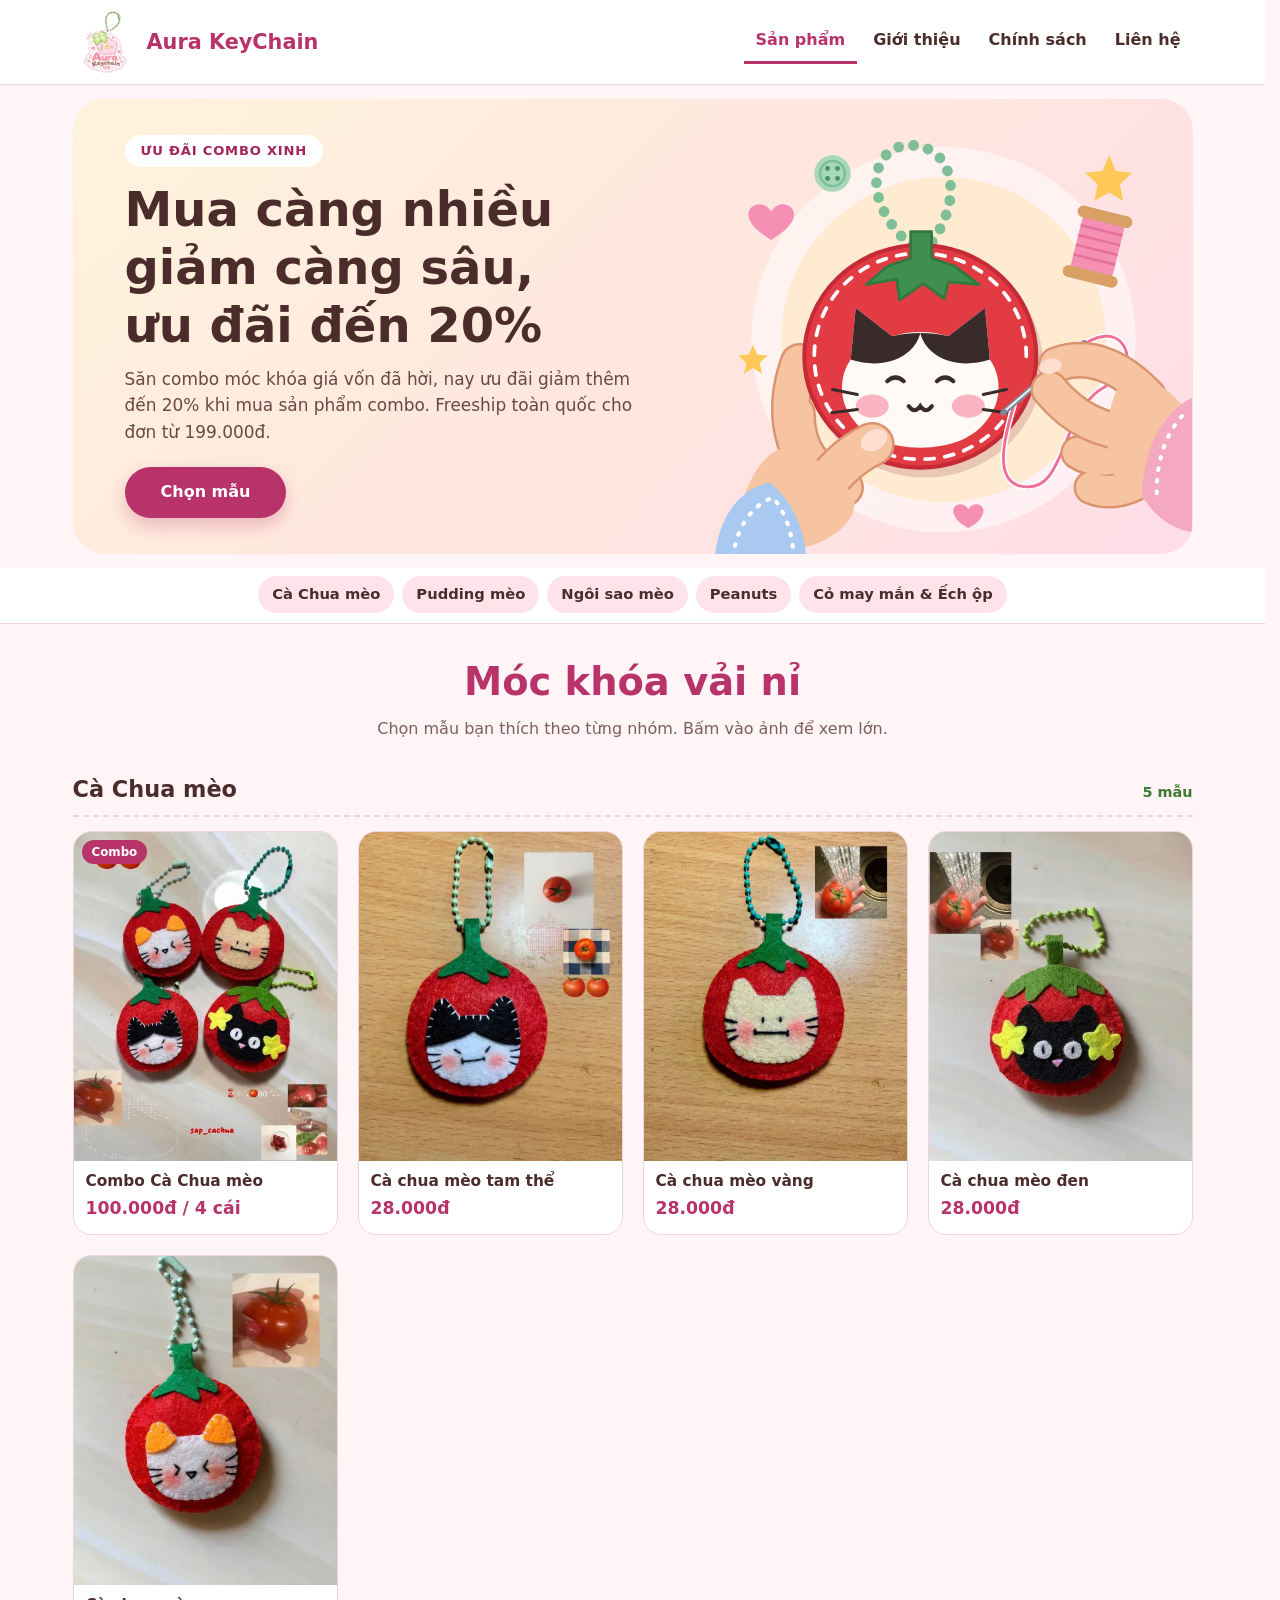
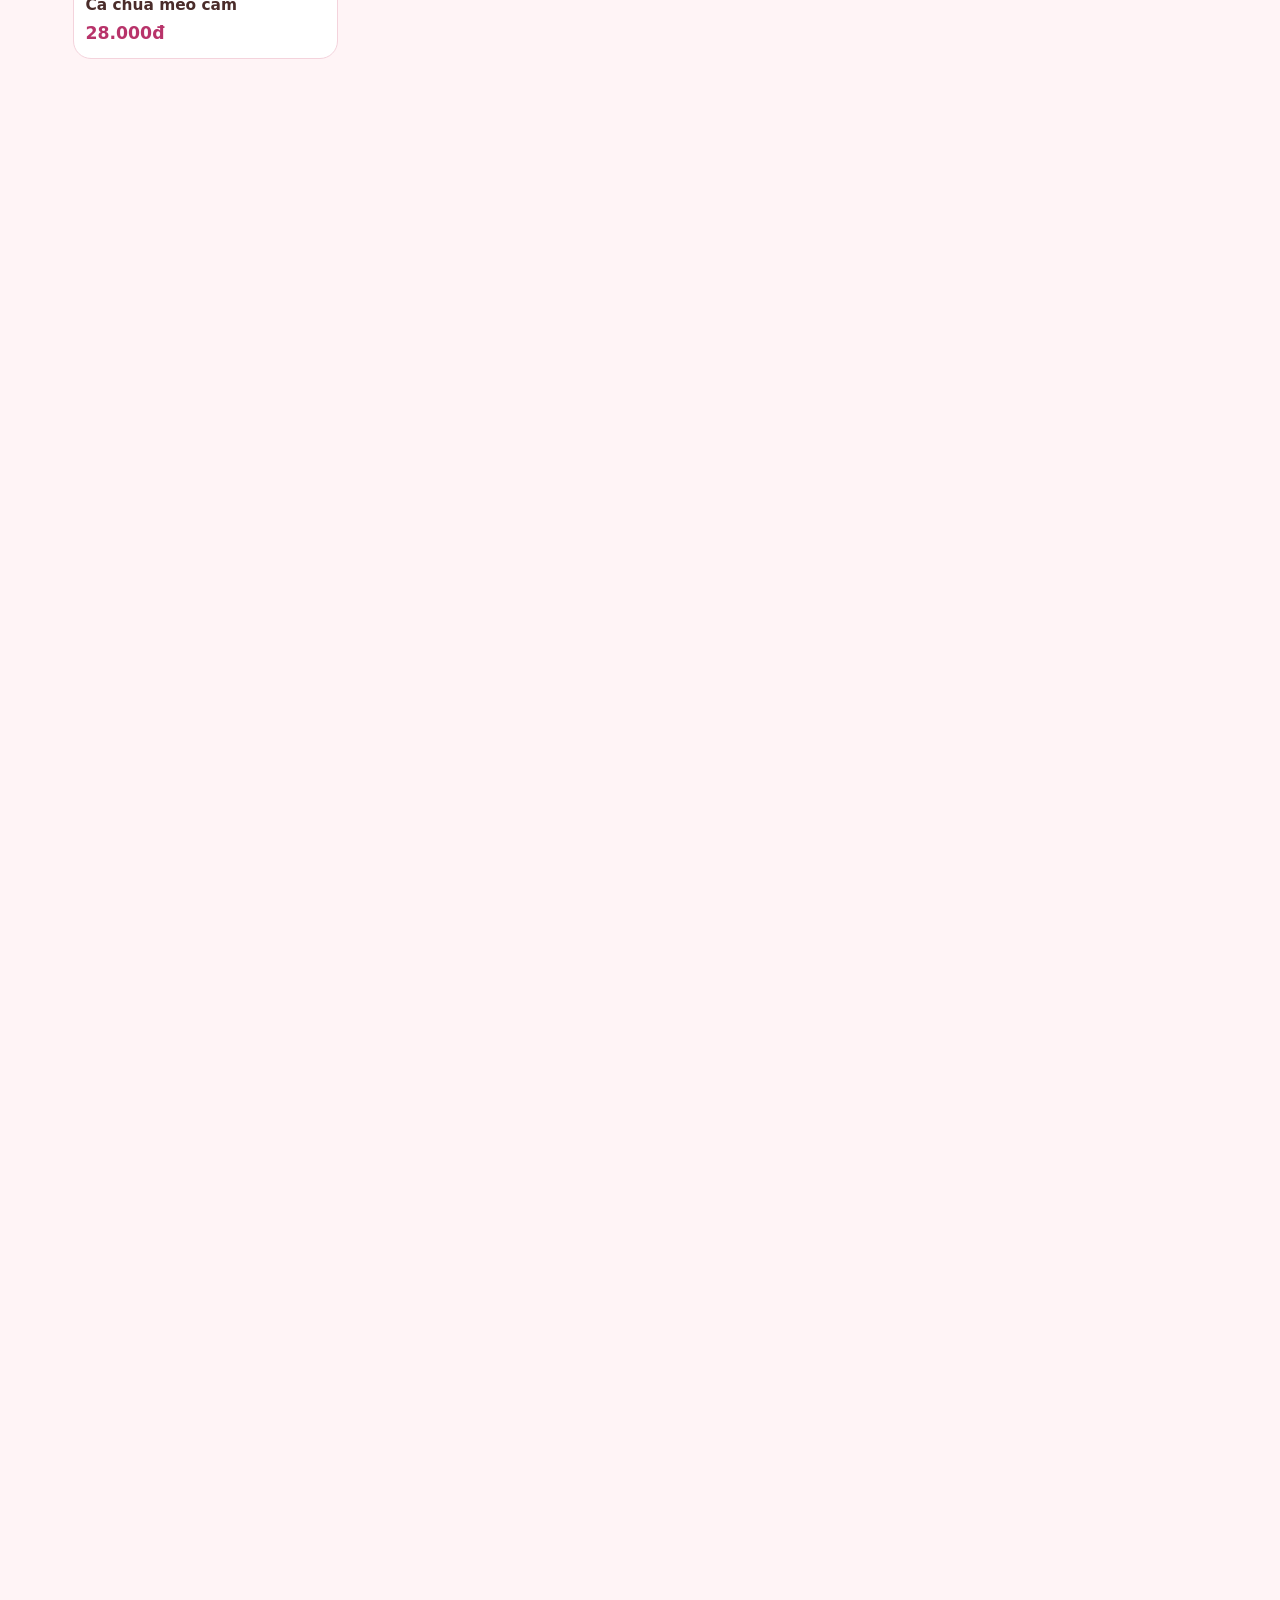
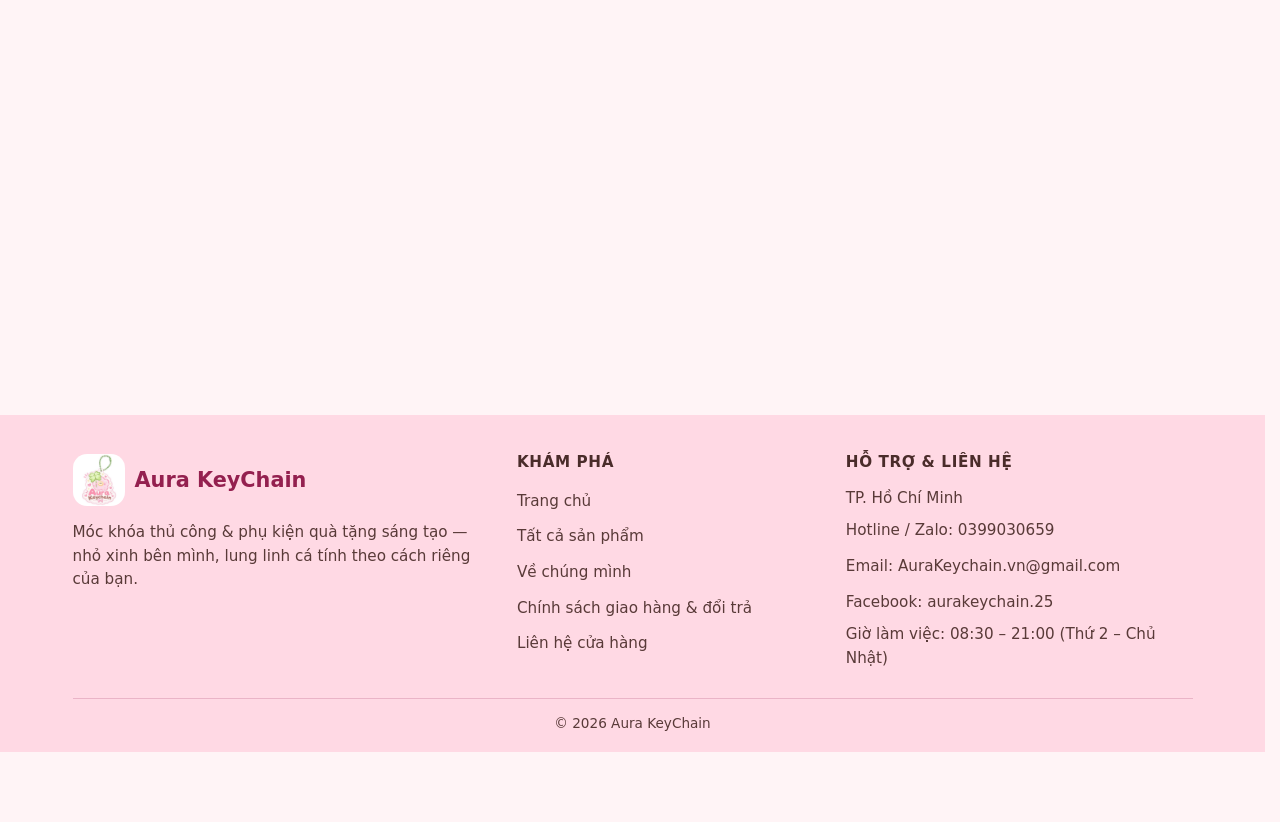
<file: index.html>
<!doctype html>
<html lang="vi">
<head>
<meta charset="utf-8">
<meta name="viewport" content="width=device-width, initial-scale=1">
<title>Aura KeyChain – Móc khóa vải nỉ</title>
<meta name="description" content="Aura KeyChain: móc khóa vải nỉ Cà Chua mèo, Pudding mèo, Ngôi sao mèo, Peanuts, Cỏ may mắn và Ếch ộp. Xem hình ảnh và giá từng mẫu.">
<link rel="canonical" href="https://aura-keychain.vercel.app/">
<meta name="theme-color" content="#fff4f6">
<link rel="icon" type="image/png" href="anh/favicon-64.png">
<link rel="stylesheet" href="style.css">
</head>
<body>

<a class="skip" href="#noi-dung">Bỏ qua tới sản phẩm</a>

<header class="top">
  <div class="wrap">
    <a class="brand" href="./">
      <img src="anh/logo-256.webp" alt="" width="64" height="64">
      <span>Aura KeyChain</span>
    </a>
    <nav aria-label="Trang">
      <ul class="pages">
        <li><a href="./" aria-current="page">Sản phẩm</a></li>
        <li><a href="gioi-thieu.html">Giới thiệu</a></li>
        <li><a href="chinh-sach.html">Chính sách</a></li>
        <li><a href="lien-he.html">Liên hệ</a></li>
      </ul>
    </nav>
  </div>
</header>

<section class="hero" aria-labelledby="hero-title">
  <div class="hero-text">
    <p class="badge">ƯU ĐÃI COMBO XINH</p>
    <h1 id="hero-title">Mua càng nhiều giảm càng sâu, ưu đãi đến 20%</h1>
    <p class="lead">Săn combo móc khóa giá vốn đã hời, nay ưu đãi giảm thêm đến 20% khi mua sản phẩm combo. Freeship toàn quốc cho đơn từ 199.000đ.</p>
    <a class="cta" href="#noi-dung">Chọn mẫu</a>
  </div>
  <img src="anh/hero-khau.svg" alt="Hai bàn tay đang khâu một móc khóa vải nỉ hình cà chua mèo" width="600" height="520" fetchpriority="high">
</section>

<nav class="groups" aria-label="Nhóm sản phẩm">
  <ul id="menu" class="wrap"></ul>
</nav>

<main id="noi-dung" class="wrap">
  <div class="intro">
    <h2>Móc khóa vải nỉ</h2>
    <p>Chọn mẫu bạn thích theo từng nhóm. Bấm vào ảnh để xem lớn.</p>
  </div>
  <noscript><p>Trang cần JavaScript để hiển thị danh sách sản phẩm.</p></noscript>
  <div id="catalog"></div>
</main>

<footer>
  <div class="wrap foot">
    <div>
      <a class="brand" href="./">
        <img src="anh/logo-256.webp" alt="" width="52" height="52" loading="lazy">
        <span>Aura KeyChain</span>
      </a>
      <p>Móc khóa thủ công &amp; phụ kiện quà tặng sáng tạo — nhỏ xinh bên mình, lung linh cá tính theo cách riêng của bạn.</p>
    </div>
    <nav aria-label="Khám phá">
      <h2>Khám phá</h2>
      <ul>
        <li><a href="./">Trang chủ</a></li>
        <li><a href="./#noi-dung">Tất cả sản phẩm</a></li>
        <li><a href="gioi-thieu.html">Về chúng mình</a></li>
        <li><a href="chinh-sach.html">Chính sách giao hàng &amp; đổi trả</a></li>
        <li><a href="lien-he.html">Liên hệ cửa hàng</a></li>
      </ul>
    </nav>
    <div>
      <h2>Hỗ trợ &amp; liên hệ</h2>
      <ul>
        <li>TP. Hồ Chí Minh</li>
        <li>Hotline / Zalo: <a href="tel:0399030659">0399030659</a></li>
        <li>Email: <a href="mailto:AuraKeychain.vn@gmail.com">AuraKeychain.vn@gmail.com</a></li>
        <li>Facebook: <a href="https://www.facebook.com/aurakeychain.25" rel="noopener">aurakeychain.25</a></li>
        <li>Giờ làm việc: 08:30 – 21:00 (Thứ 2 – Chủ Nhật)</li>
      </ul>
    </div>
  </div>
  <p class="wrap foot-copy">© 2026 Aura KeyChain</p>
</footer>

<dialog id="viewer" closedby="any" aria-labelledby="vTitle">
  <button type="button" class="close" id="vClose" aria-label="Đóng">×</button>
  <img id="vImg" alt="">
  <div class="vbar">
    <button type="button" class="nav" id="vPrev" aria-label="Ảnh trước">‹</button>
    <div class="vtext">
      <h2 id="vTitle"></h2>
      <p><b id="vPrice"></b> <span id="vCount"></span></p>
    </div>
    <button type="button" class="nav" id="vNext" aria-label="Ảnh sau">›</button>
  </div>
</dialog>

<script src="products.js"></script>
<script src="script.js"></script>
<script src="analytics.js"></script>
</body>
</html>
</file>
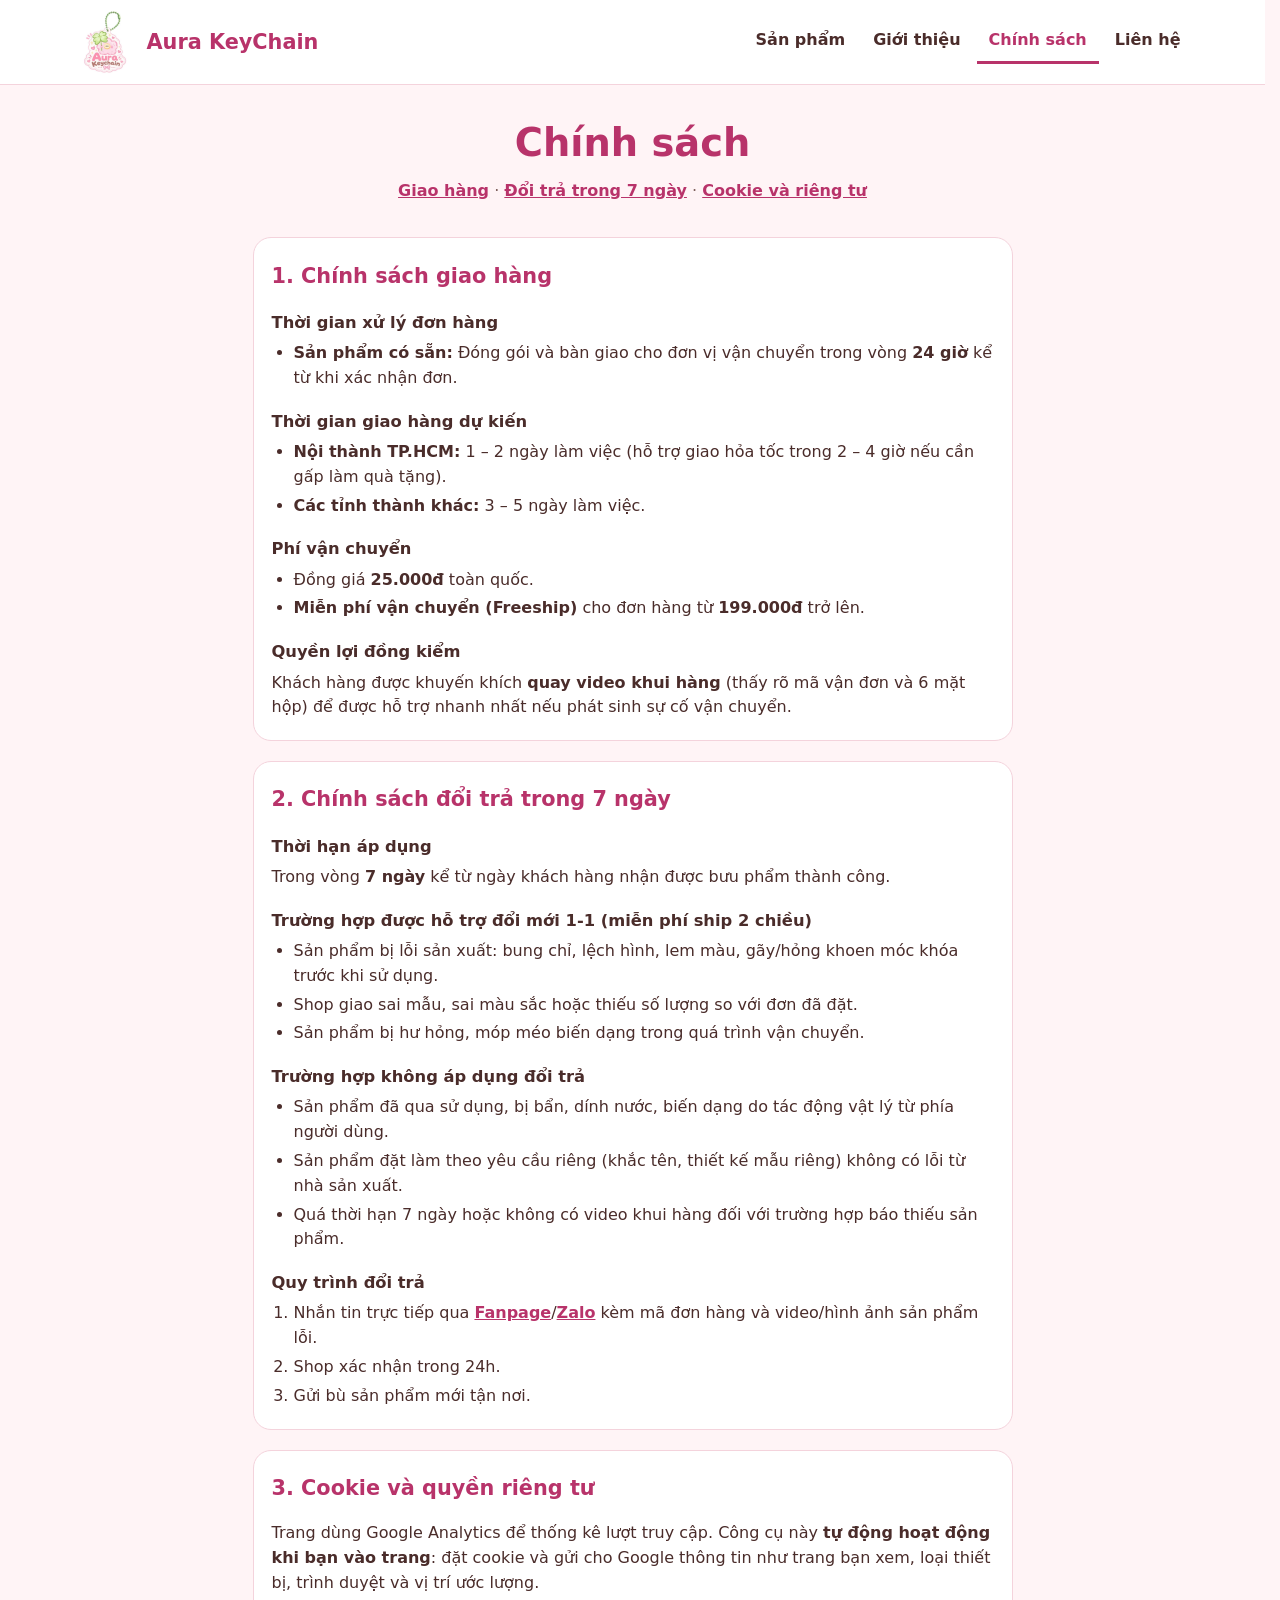
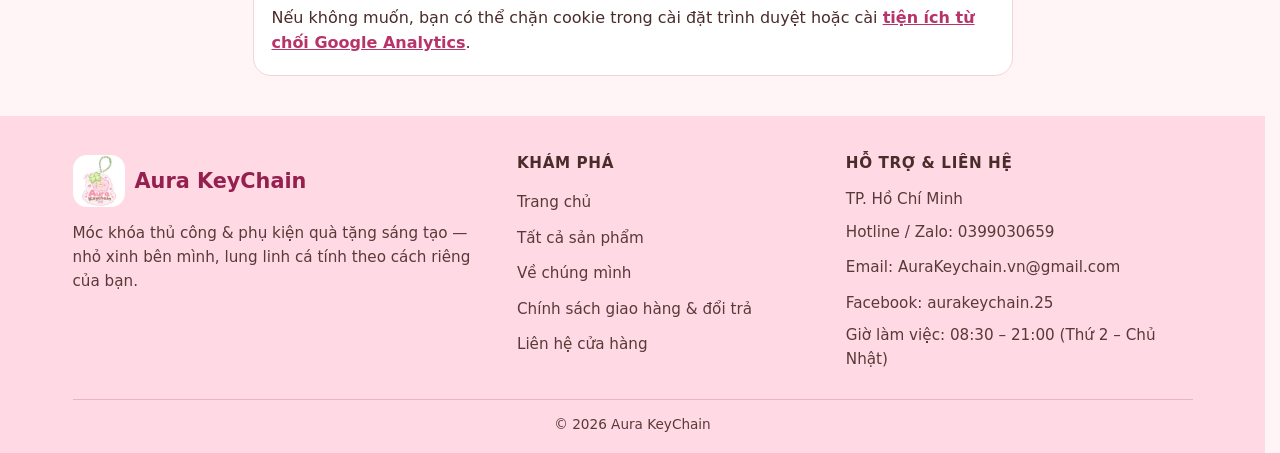
<file: chinh-sach.html>
<!doctype html>
<html lang="vi">
<head>
<meta charset="utf-8">
<meta name="viewport" content="width=device-width, initial-scale=1">
<title>Chính sách giao hàng và đổi trả – Aura KeyChain</title>
<meta name="description" content="Chính sách giao hàng và đổi trả trong 7 ngày của Aura KeyChain: thời gian giao, phí vận chuyển, điều kiện và quy trình đổi mới.">
<link rel="canonical" href="https://aura-keychain.vercel.app/chinh-sach.html">
<meta name="theme-color" content="#fff4f6">
<link rel="icon" type="image/png" href="anh/favicon-64.png">
<link rel="stylesheet" href="style.css">
</head>
<body>

<a class="skip" href="#noi-dung">Bỏ qua tới nội dung</a>

<header class="top">
  <div class="wrap">
    <a class="brand" href="./">
      <img src="anh/logo-256.webp" alt="" width="64" height="64">
      <span>Aura KeyChain</span>
    </a>
    <nav aria-label="Trang">
      <ul class="pages">
        <li><a href="./">Sản phẩm</a></li>
        <li><a href="gioi-thieu.html">Giới thiệu</a></li>
        <li><a href="chinh-sach.html" aria-current="page">Chính sách</a></li>
        <li><a href="lien-he.html">Liên hệ</a></li>
      </ul>
    </nav>
  </div>
</header>

<main id="noi-dung" class="wrap doc">
  <div class="intro">
    <h1>Chính sách</h1>
    <p><a href="#giao-hang">Giao hàng</a> · <a href="#doi-tra">Đổi trả trong 7 ngày</a> · <a href="#rieng-tu">Cookie và riêng tư</a></p>
  </div>

  <section id="giao-hang" aria-labelledby="giao-hang-ten">
    <h2 id="giao-hang-ten">1. Chính sách giao hàng</h2>

    <h3>Thời gian xử lý đơn hàng</h3>
    <ul>
      <li><strong>Sản phẩm có sẵn:</strong> Đóng gói và bàn giao cho đơn vị vận chuyển trong vòng <strong>24 giờ</strong> kể từ khi xác nhận đơn.</li>
    </ul>

    <h3>Thời gian giao hàng dự kiến</h3>
    <ul>
      <li><strong>Nội thành TP.HCM:</strong> 1 – 2 ngày làm việc (hỗ trợ giao hỏa tốc trong 2 – 4 giờ nếu cần gấp làm quà tặng).</li>
      <li><strong>Các tỉnh thành khác:</strong> 3 – 5 ngày làm việc.</li>
    </ul>

    <h3>Phí vận chuyển</h3>
    <ul>
      <li>Đồng giá <strong>25.000đ</strong> toàn quốc.</li>
      <li><strong>Miễn phí vận chuyển (Freeship)</strong> cho đơn hàng từ <strong>199.000đ</strong> trở lên.</li>
    </ul>

    <h3>Quyền lợi đồng kiểm</h3>
    <p>Khách hàng được khuyến khích <strong>quay video khui hàng</strong> (thấy rõ mã vận đơn và 6 mặt hộp) để được hỗ trợ nhanh nhất nếu phát sinh sự cố vận chuyển.</p>
  </section>

  <section id="doi-tra" aria-labelledby="doi-tra-ten">
    <h2 id="doi-tra-ten">2. Chính sách đổi trả trong 7 ngày</h2>

    <h3>Thời hạn áp dụng</h3>
    <p>Trong vòng <strong>7 ngày</strong> kể từ ngày khách hàng nhận được bưu phẩm thành công.</p>

    <h3>Trường hợp được hỗ trợ đổi mới 1-1 (miễn phí ship 2 chiều)</h3>
    <ul>
      <li>Sản phẩm bị lỗi sản xuất: bung chỉ, lệch hình, lem màu, gãy/hỏng khoen móc khóa trước khi sử dụng.</li>
      <li>Shop giao sai mẫu, sai màu sắc hoặc thiếu số lượng so với đơn đã đặt.</li>
      <li>Sản phẩm bị hư hỏng, móp méo biến dạng trong quá trình vận chuyển.</li>
    </ul>

    <h3>Trường hợp không áp dụng đổi trả</h3>
    <ul>
      <li>Sản phẩm đã qua sử dụng, bị bẩn, dính nước, biến dạng do tác động vật lý từ phía người dùng.</li>
      <li>Sản phẩm đặt làm theo yêu cầu riêng (khắc tên, thiết kế mẫu riêng) không có lỗi từ nhà sản xuất.</li>
      <li>Quá thời hạn 7 ngày hoặc không có video khui hàng đối với trường hợp báo thiếu sản phẩm.</li>
    </ul>

    <h3>Quy trình đổi trả</h3>
    <ol>
      <li>Nhắn tin trực tiếp qua <a href="https://www.facebook.com/aurakeychain.25" rel="noopener">Fanpage</a>/<a href="https://zalo.me/0399030659" rel="noopener">Zalo</a> kèm mã đơn hàng và video/hình ảnh sản phẩm lỗi.</li>
      <li>Shop xác nhận trong 24h.</li>
      <li>Gửi bù sản phẩm mới tận nơi.</li>
    </ol>
  </section>

  <section id="rieng-tu" aria-labelledby="rieng-tu-ten">
    <h2 id="rieng-tu-ten">3. Cookie và quyền riêng tư</h2>
    <p>Trang dùng Google Analytics để thống kê lượt truy cập. Công cụ này <strong>tự động hoạt động khi bạn vào trang</strong>: đặt cookie và gửi cho Google thông tin như trang bạn xem, loại thiết bị, trình duyệt và vị trí ước lượng.</p>
    <p>Nếu không muốn, bạn có thể chặn cookie trong cài đặt trình duyệt hoặc cài <a href="https://tools.google.com/dlpage/gaoptout" rel="noopener">tiện ích từ chối Google Analytics</a>.</p>
  </section>
</main>

<footer>
  <div class="wrap foot">
    <div>
      <a class="brand" href="./">
        <img src="anh/logo-256.webp" alt="" width="52" height="52" loading="lazy">
        <span>Aura KeyChain</span>
      </a>
      <p>Móc khóa thủ công &amp; phụ kiện quà tặng sáng tạo — nhỏ xinh bên mình, lung linh cá tính theo cách riêng của bạn.</p>
    </div>
    <nav aria-label="Khám phá">
      <h2>Khám phá</h2>
      <ul>
        <li><a href="./">Trang chủ</a></li>
        <li><a href="./#noi-dung">Tất cả sản phẩm</a></li>
        <li><a href="gioi-thieu.html">Về chúng mình</a></li>
        <li><a href="chinh-sach.html">Chính sách giao hàng &amp; đổi trả</a></li>
        <li><a href="lien-he.html">Liên hệ cửa hàng</a></li>
      </ul>
    </nav>
    <div>
      <h2>Hỗ trợ &amp; liên hệ</h2>
      <ul>
        <li>TP. Hồ Chí Minh</li>
        <li>Hotline / Zalo: <a href="tel:0399030659">0399030659</a></li>
        <li>Email: <a href="mailto:AuraKeychain.vn@gmail.com">AuraKeychain.vn@gmail.com</a></li>
        <li>Facebook: <a href="https://www.facebook.com/aurakeychain.25" rel="noopener">aurakeychain.25</a></li>
        <li>Giờ làm việc: 08:30 – 21:00 (Thứ 2 – Chủ Nhật)</li>
      </ul>
    </div>
  </div>
  <p class="wrap foot-copy">© 2026 Aura KeyChain</p>
</footer>

<script src="analytics.js"></script>
</body>
</html>
</file>
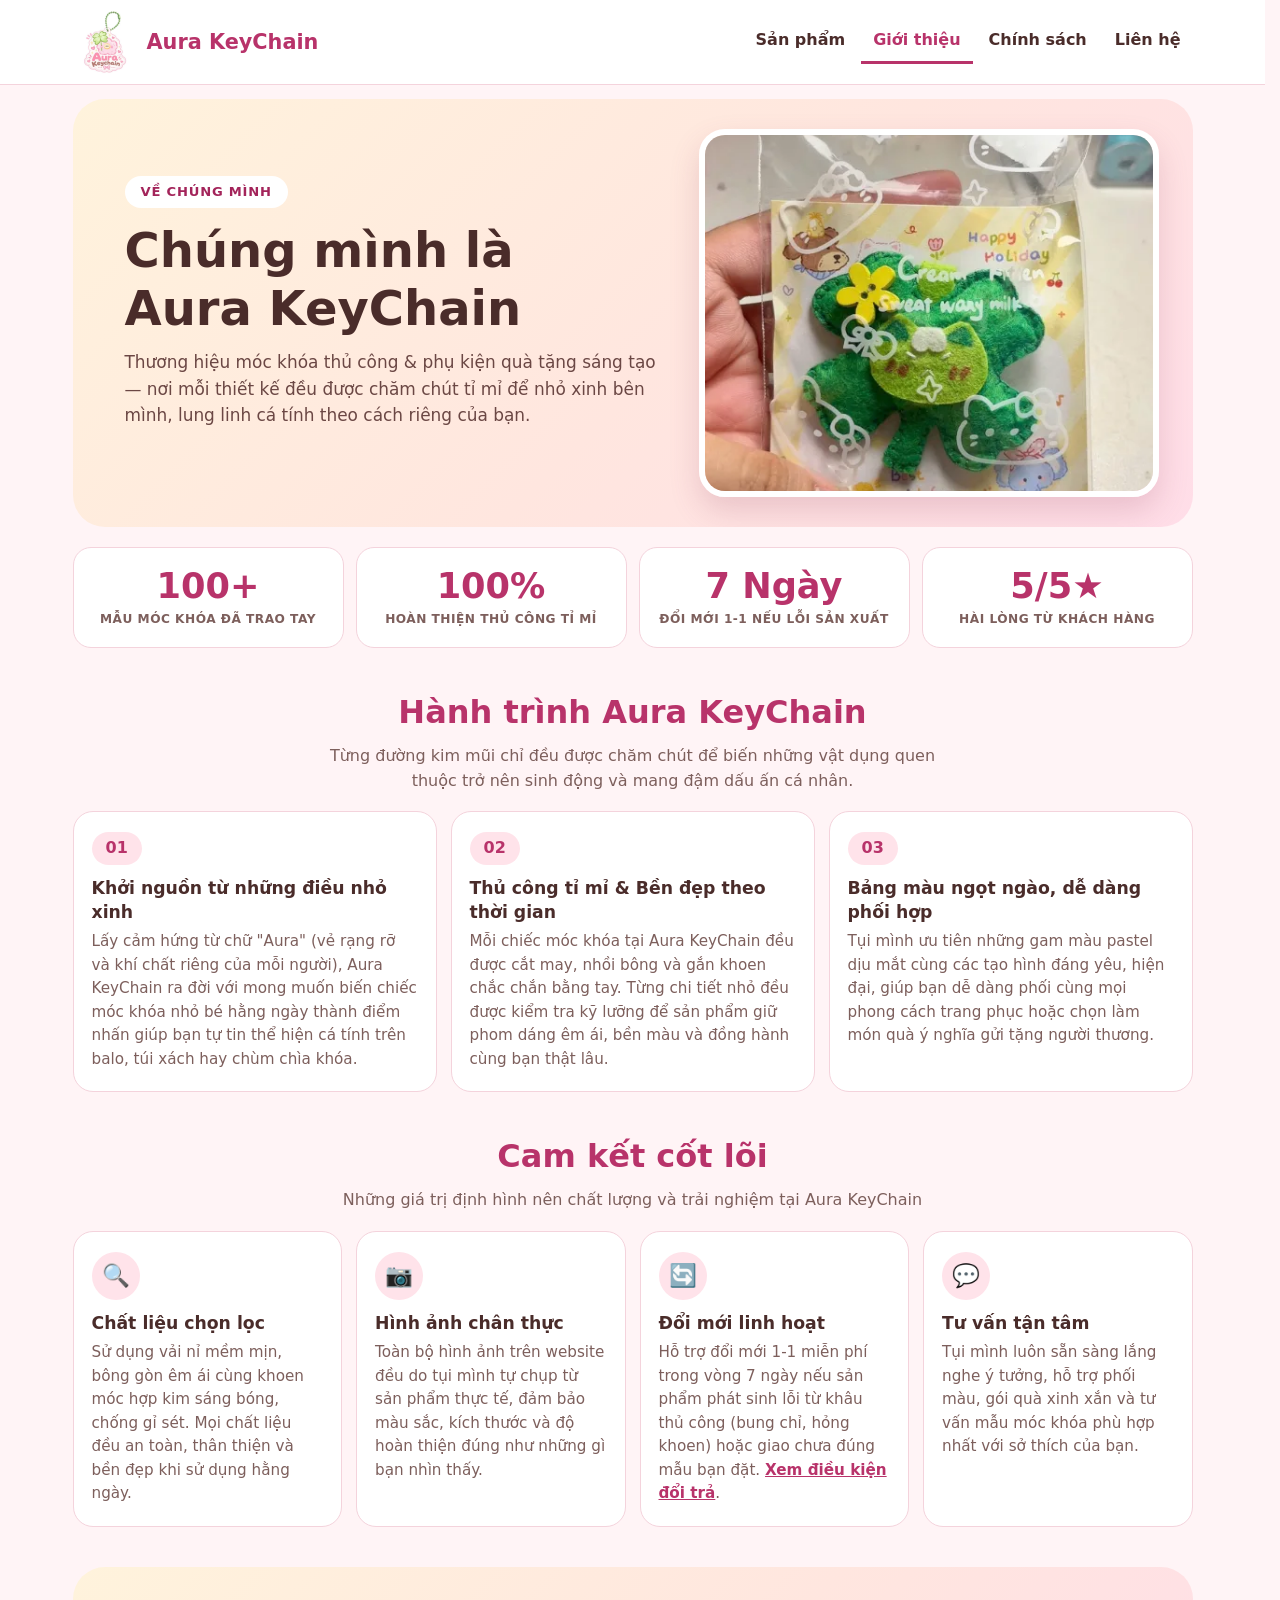
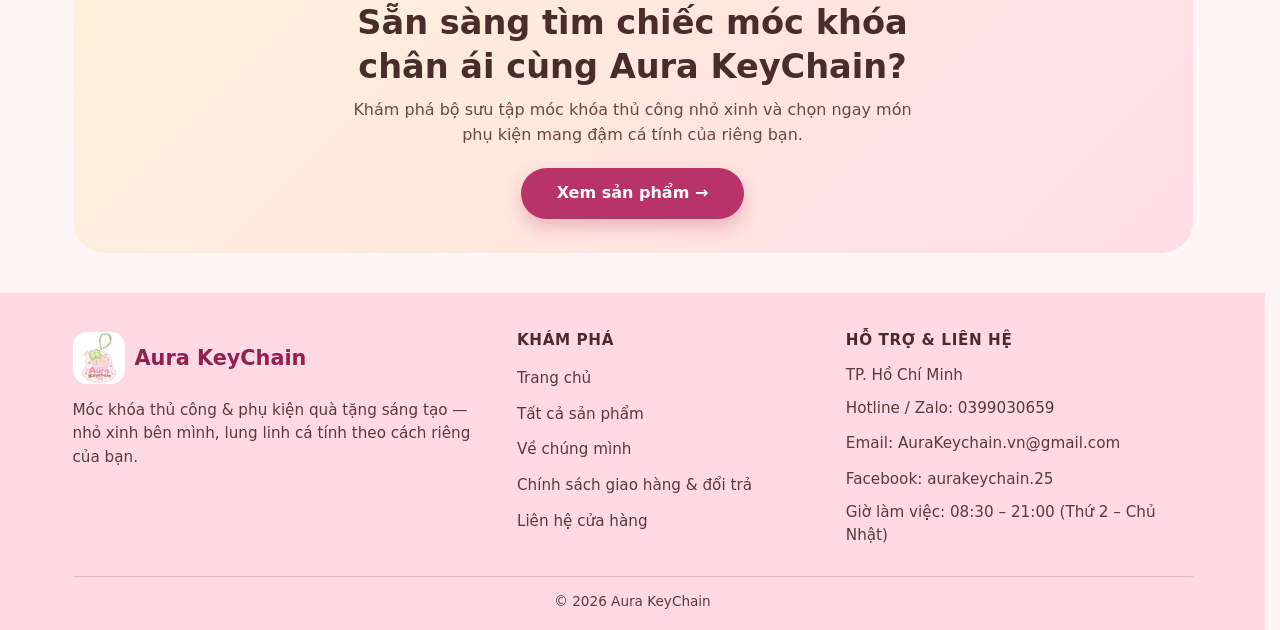
<file: gioi-thieu.html>
<!doctype html>
<html lang="vi">
<head>
<meta charset="utf-8">
<meta name="viewport" content="width=device-width, initial-scale=1">
<title>Giới thiệu thương hiệu – Aura KeyChain</title>
<meta name="description" content="Aura KeyChain: thương hiệu móc khóa thủ công và phụ kiện quà tặng. Câu chuyện thương hiệu, giá trị sản phẩm và cam kết của tụi mình.">
<link rel="canonical" href="https://aura-keychain.vercel.app/gioi-thieu.html">
<meta name="theme-color" content="#fff4f6">
<link rel="icon" type="image/png" href="anh/favicon-64.png">
<link rel="stylesheet" href="style.css">
</head>
<body>

<a class="skip" href="#noi-dung">Bỏ qua tới nội dung</a>

<header class="top">
  <div class="wrap">
    <a class="brand" href="./">
      <img src="anh/logo-256.webp" alt="" width="64" height="64">
      <span>Aura KeyChain</span>
    </a>
    <nav aria-label="Trang">
      <ul class="pages">
        <li><a href="./">Sản phẩm</a></li>
        <li><a href="gioi-thieu.html" aria-current="page">Giới thiệu</a></li>
        <li><a href="chinh-sach.html">Chính sách</a></li>
        <li><a href="lien-he.html">Liên hệ</a></li>
      </ul>
    </nav>
  </div>
</header>

<main id="noi-dung" class="about">
  <section class="hero" aria-labelledby="gt-title">
    <div class="hero-text">
      <p class="badge">VỀ CHÚNG MÌNH</p>
      <h1 id="gt-title">Chúng mình là Aura KeyChain</h1>
      <p class="lead">Thương hiệu móc khóa thủ công &amp; phụ kiện quà tặng sáng tạo — nơi mỗi thiết kế đều được chăm chút tỉ mỉ để nhỏ xinh bên mình, lung linh cá tính theo cách riêng của bạn.</p>
    </div>
    <img class="hero-photo" src="anh/co-bon-la-2-960.webp" srcset="anh/co-bon-la-2-480.webp 480w, anh/co-bon-la-2-960.webp 960w"
      sizes="(max-width: 759px) calc(100vw - 72px), 460px" width="960" height="960" fetchpriority="high"
      alt="Bàn tay cầm móc khóa vải nỉ mèo cỏ bốn lá đã được đóng gói">
  </section>

  <div class="wrap">
    <ul class="stats" aria-label="Con số ấn tượng">
      <li><strong>100+</strong> <span>Mẫu móc khóa đã trao tay</span></li>
      <li><strong>100%</strong> <span>Hoàn thiện thủ công tỉ mỉ</span></li>
      <li><strong>7 Ngày</strong> <span>Đổi mới 1-1 nếu lỗi sản xuất</span></li>
      <li><strong>5/5★</strong> <span>Hài lòng từ khách hàng</span></li>
    </ul>

    <section class="block" aria-labelledby="ht-title">
      <div class="block-head">
        <h2 id="ht-title">Hành trình Aura KeyChain</h2>
        <p>Từng đường kim mũi chỉ đều được chăm chút để biến những vật dụng quen thuộc trở nên sinh động và mang đậm dấu ấn cá nhân.</p>
      </div>
      <ol class="story">
        <li>
          <span class="num" aria-hidden="true">01</span>
          <h3>Khởi nguồn từ những điều nhỏ xinh</h3>
          <p>Lấy cảm hứng từ chữ "Aura" (vẻ rạng rỡ và khí chất riêng của mỗi người), Aura KeyChain ra đời với mong muốn biến chiếc móc khóa nhỏ bé hằng ngày thành điểm nhấn giúp bạn tự tin thể hiện cá tính trên balo, túi xách hay chùm chìa khóa.</p>
        </li>
        <li>
          <span class="num" aria-hidden="true">02</span>
          <h3>Thủ công tỉ mỉ &amp; Bền đẹp theo thời gian</h3>
          <p>Mỗi chiếc móc khóa tại Aura KeyChain đều được cắt may, nhồi bông và gắn khoen chắc chắn bằng tay. Từng chi tiết nhỏ đều được kiểm tra kỹ lưỡng để sản phẩm giữ phom dáng êm ái, bền màu và đồng hành cùng bạn thật lâu.</p>
        </li>
        <li>
          <span class="num" aria-hidden="true">03</span>
          <h3>Bảng màu ngọt ngào, dễ dàng phối hợp</h3>
          <p>Tụi mình ưu tiên những gam màu pastel dịu mắt cùng các tạo hình đáng yêu, hiện đại, giúp bạn dễ dàng phối cùng mọi phong cách trang phục hoặc chọn làm món quà ý nghĩa gửi tặng người thương.</p>
        </li>
      </ol>
    </section>

    <section class="block" aria-labelledby="ck-title">
      <div class="block-head">
        <h2 id="ck-title">Cam kết cốt lõi</h2>
        <p>Những giá trị định hình nên chất lượng và trải nghiệm tại Aura KeyChain</p>
      </div>
      <ul class="values">
        <li>
          <span class="icon" aria-hidden="true">🔍</span>
          <h3>Chất liệu chọn lọc</h3>
          <p>Sử dụng vải nỉ mềm mịn, bông gòn êm ái cùng khoen móc hợp kim sáng bóng, chống gỉ sét. Mọi chất liệu đều an toàn, thân thiện và bền đẹp khi sử dụng hằng ngày.</p>
        </li>
        <li>
          <span class="icon" aria-hidden="true">📷</span>
          <h3>Hình ảnh chân thực</h3>
          <p>Toàn bộ hình ảnh trên website đều do tụi mình tự chụp từ sản phẩm thực tế, đảm bảo màu sắc, kích thước và độ hoàn thiện đúng như những gì bạn nhìn thấy.</p>
        </li>
        <li>
          <span class="icon" aria-hidden="true">🔄</span>
          <h3>Đổi mới linh hoạt</h3>
          <p>Hỗ trợ đổi mới 1-1 miễn phí trong vòng 7 ngày nếu sản phẩm phát sinh lỗi từ khâu thủ công (bung chỉ, hỏng khoen) hoặc giao chưa đúng mẫu bạn đặt. <a href="chinh-sach.html#doi-tra">Xem điều kiện đổi trả</a>.</p>
        </li>
        <li>
          <span class="icon" aria-hidden="true">💬</span>
          <h3>Tư vấn tận tâm</h3>
          <p>Tụi mình luôn sẵn sàng lắng nghe ý tưởng, hỗ trợ phối màu, gói quà xinh xắn và tư vấn mẫu móc khóa phù hợp nhất với sở thích của bạn.</p>
        </li>
      </ul>
    </section>

    <section class="cta-banner" aria-labelledby="cta-title">
      <h2 id="cta-title">Sẵn sàng tìm chiếc móc khóa chân ái cùng Aura KeyChain?</h2>
      <p>Khám phá bộ sưu tập móc khóa thủ công nhỏ xinh và chọn ngay món phụ kiện mang đậm cá tính của riêng bạn.</p>
      <a class="cta" href="./#noi-dung">Xem sản phẩm <span aria-hidden="true">→</span></a>
    </section>
  </div>
</main>

<footer>
  <div class="wrap foot">
    <div>
      <a class="brand" href="./">
        <img src="anh/logo-256.webp" alt="" width="52" height="52" loading="lazy">
        <span>Aura KeyChain</span>
      </a>
      <p>Móc khóa thủ công &amp; phụ kiện quà tặng sáng tạo — nhỏ xinh bên mình, lung linh cá tính theo cách riêng của bạn.</p>
    </div>
    <nav aria-label="Khám phá">
      <h2>Khám phá</h2>
      <ul>
        <li><a href="./">Trang chủ</a></li>
        <li><a href="./#noi-dung">Tất cả sản phẩm</a></li>
        <li><a href="gioi-thieu.html">Về chúng mình</a></li>
        <li><a href="chinh-sach.html">Chính sách giao hàng &amp; đổi trả</a></li>
        <li><a href="lien-he.html">Liên hệ cửa hàng</a></li>
      </ul>
    </nav>
    <div>
      <h2>Hỗ trợ &amp; liên hệ</h2>
      <ul>
        <li>TP. Hồ Chí Minh</li>
        <li>Hotline / Zalo: <a href="tel:0399030659">0399030659</a></li>
        <li>Email: <a href="mailto:AuraKeychain.vn@gmail.com">AuraKeychain.vn@gmail.com</a></li>
        <li>Facebook: <a href="https://www.facebook.com/aurakeychain.25" rel="noopener">aurakeychain.25</a></li>
        <li>Giờ làm việc: 08:30 – 21:00 (Thứ 2 – Chủ Nhật)</li>
      </ul>
    </div>
  </div>
  <p class="wrap foot-copy">© 2026 Aura KeyChain</p>
</footer>

<script src="analytics.js"></script>
</body>
</html>
</file>
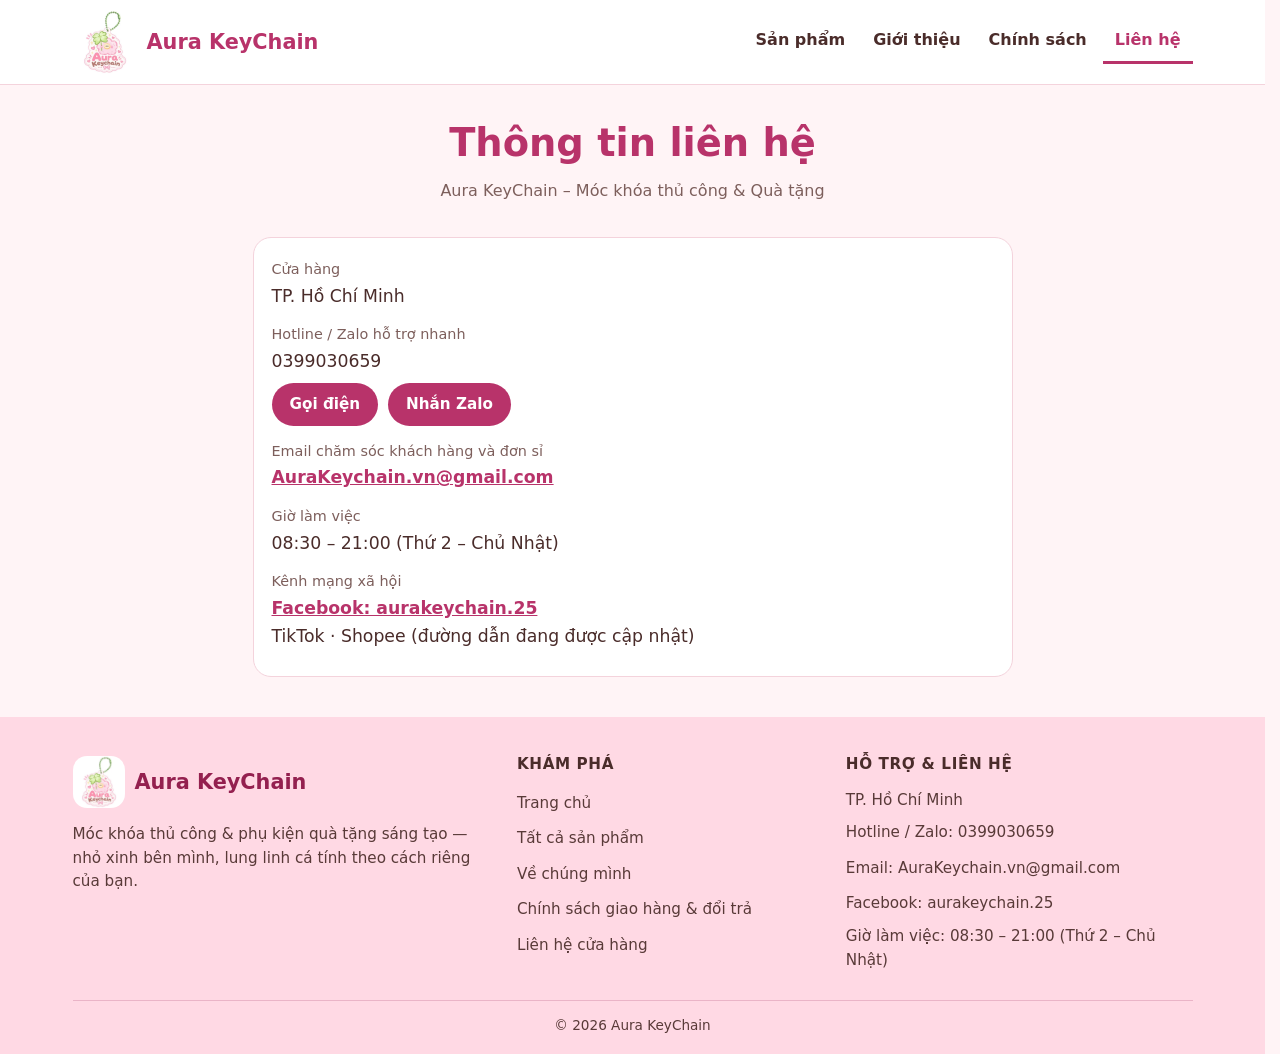
<file: lien-he.html>
<!doctype html>
<html lang="vi">
<head>
<meta charset="utf-8">
<meta name="viewport" content="width=device-width, initial-scale=1">
<title>Liên hệ – Aura KeyChain</title>
<meta name="description" content="Liên hệ Aura KeyChain tại TP. Hồ Chí Minh: hotline, Zalo, email chăm sóc khách hàng và đơn sỉ, giờ làm việc.">
<link rel="canonical" href="https://aura-keychain.vercel.app/lien-he.html">
<meta name="theme-color" content="#fff4f6">
<link rel="icon" type="image/png" href="anh/favicon-64.png">
<link rel="stylesheet" href="style.css">
</head>
<body>

<a class="skip" href="#noi-dung">Bỏ qua tới nội dung</a>

<header class="top">
  <div class="wrap">
    <a class="brand" href="./">
      <img src="anh/logo-256.webp" alt="" width="64" height="64">
      <span>Aura KeyChain</span>
    </a>
    <nav aria-label="Trang">
      <ul class="pages">
        <li><a href="./">Sản phẩm</a></li>
        <li><a href="gioi-thieu.html">Giới thiệu</a></li>
        <li><a href="chinh-sach.html">Chính sách</a></li>
        <li><a href="lien-he.html" aria-current="page">Liên hệ</a></li>
      </ul>
    </nav>
  </div>
</header>

<main id="noi-dung" class="wrap doc">
  <div class="intro">
    <h1>Thông tin liên hệ</h1>
    <p>Aura KeyChain – Móc khóa thủ công &amp; Quà tặng</p>
  </div>

  <section aria-label="Cách liên hệ">
    <dl>
      <dt>Cửa hàng</dt>
      <dd>TP. Hồ Chí Minh</dd>

      <dt>Hotline / Zalo hỗ trợ nhanh</dt>
      <dd>0399030659</dd>
      <dd class="actions">
        <a href="tel:0399030659">Gọi điện</a>
        <a href="https://zalo.me/0399030659" rel="noopener">Nhắn Zalo</a>
      </dd>

      <dt>Email chăm sóc khách hàng và đơn sỉ</dt>
      <dd><a href="mailto:AuraKeychain.vn@gmail.com">AuraKeychain.vn@gmail.com</a></dd>

      <dt>Giờ làm việc</dt>
      <dd>08:30 – 21:00 (Thứ 2 – Chủ Nhật)</dd>

      <dt>Kênh mạng xã hội</dt>
      <dd><a href="https://www.facebook.com/aurakeychain.25" rel="noopener">Facebook: aurakeychain.25</a></dd>
      <dd>TikTok · Shopee (đường dẫn đang được cập nhật)</dd>
    </dl>
  </section>
</main>

<footer>
  <div class="wrap foot">
    <div>
      <a class="brand" href="./">
        <img src="anh/logo-256.webp" alt="" width="52" height="52" loading="lazy">
        <span>Aura KeyChain</span>
      </a>
      <p>Móc khóa thủ công &amp; phụ kiện quà tặng sáng tạo — nhỏ xinh bên mình, lung linh cá tính theo cách riêng của bạn.</p>
    </div>
    <nav aria-label="Khám phá">
      <h2>Khám phá</h2>
      <ul>
        <li><a href="./">Trang chủ</a></li>
        <li><a href="./#noi-dung">Tất cả sản phẩm</a></li>
        <li><a href="gioi-thieu.html">Về chúng mình</a></li>
        <li><a href="chinh-sach.html">Chính sách giao hàng &amp; đổi trả</a></li>
        <li><a href="lien-he.html">Liên hệ cửa hàng</a></li>
      </ul>
    </nav>
    <div>
      <h2>Hỗ trợ &amp; liên hệ</h2>
      <ul>
        <li>TP. Hồ Chí Minh</li>
        <li>Hotline / Zalo: <a href="tel:0399030659">0399030659</a></li>
        <li>Email: <a href="mailto:AuraKeychain.vn@gmail.com">AuraKeychain.vn@gmail.com</a></li>
        <li>Facebook: <a href="https://www.facebook.com/aurakeychain.25" rel="noopener">aurakeychain.25</a></li>
        <li>Giờ làm việc: 08:30 – 21:00 (Thứ 2 – Chủ Nhật)</li>
      </ul>
    </div>
  </div>
  <p class="wrap foot-copy">© 2026 Aura KeyChain</p>
</footer>

<script src="analytics.js"></script>
</body>
</html>
</file>
<file: style.css>
/* Aura KeyChain – màu lấy theo logo: hồng, nâu, xanh cỏ. Ưu tiên điện thoại. */
:root {
  --bg: #fff4f6; --surface: #ffffff; --ink: #4a2c2a; --muted: #7d5f5c;
  --pink: #b8336a; --on-pink: #ffffff; --soft: #ffe3ea; --green: #3f7a34;
  --line: #f4d3dc; --shadow: 0 10px 28px rgba(120, 40, 70, .14);
  --foot-bg: #ffd9e4; --foot-ink: #593a38; --foot-brand: #94204f;
}
@media (prefers-color-scheme: dark) {
  :root {
    --bg: #1f1416; --surface: #2b1c20; --ink: #f8e9ec; --muted: #c9aab0;
    --pink: #f291b5; --on-pink: #2b1219; --soft: #43252f; --green: #9bd18c;
    --line: #4a2f37; --shadow: 0 10px 28px rgba(0, 0, 0, .45);
    --foot-bg: #40222d; --foot-ink: #ecd3d9; --foot-brand: #ffb0cb;
  }
}
* { box-sizing: border-box; }
html { scroll-behavior: smooth; scroll-padding-top: 70px; scrollbar-gutter: stable; }
body { margin: 0; background: var(--bg); color: var(--ink); line-height: 1.55;
  font-family: "Segoe UI", system-ui, -apple-system, Roboto, Arial, sans-serif; }
a { color: inherit; }
button { font: inherit; cursor: pointer; }
:focus-visible { outline: 3px solid var(--pink); outline-offset: 2px; }
.wrap { width: min(1120px, 100% - 28px); margin-inline: auto; }
.skip { position: absolute; left: -999px; }
.skip:focus { left: 12px; top: 12px; z-index: 40; padding: 8px 14px; border-radius: 8px; background: var(--surface); }

/* Đầu trang: tên cửa hàng và menu các trang */
.top { background: var(--surface); border-bottom: 1px solid var(--line); }
.top .wrap { display: flex; flex-wrap: wrap; align-items: center; justify-content: space-between; gap: 4px 16px; padding: 10px 0; }
.brand { display: flex; align-items: center; gap: 10px; font-weight: 800; font-size: 1.3rem; color: var(--pink); text-decoration: none; }
.brand img { border-radius: 14px; background: #fff; }
.pages { display: flex; gap: 4px; margin: 0; padding: 0; list-style: none; }
.pages a { display: block; padding: 8px 12px; border-bottom: 3px solid transparent; font-weight: 600; text-decoration: none; }
.pages a:hover { color: var(--pink); }
.pages a[aria-current="page"] { border-bottom-color: var(--pink); color: var(--pink); }
@media (max-width: 420px) { .pages { gap: 0; } .pages a { padding: 8px 7px; font-size: .92rem; } }

/* Hero Banner trang chủ: chữ bên trái, hình bên phải, nền pastel ấm (giữ nguyên cả ở chế độ tối) */
.hero { display: grid; align-items: center; gap: 4px; overflow: hidden; width: min(1120px, 100% - 28px); margin: 14px auto; padding: 28px 22px 0; border-radius: 32px; background: linear-gradient(135deg, #fff3dc 0%, #ffe6df 55%, #ffdde8 100%); color: #4a2c2a; }

.badge { display: inline-block; margin: 0; padding: 6px 16px; border-radius: 999px; background: #fff; color: #a3245a; font-size: .82rem; font-weight: 800; letter-spacing: .06em; }
.hero h1 { margin: 14px 0 12px; font-size: clamp(1.85rem, 4.4vw, 3rem); line-height: 1.2; text-wrap: balance; }
.lead { max-width: 32em; margin: 0 0 22px; color: #6b4744; font-size: 1.06rem; }
.cta { display: inline-block; padding: 13px 36px; border-radius: 999px; background: #b8336a; color: #fff; font-weight: 700; text-decoration: none; box-shadow: 0 8px 18px rgba(184, 51, 106, .28); }
.cta:hover { background: #96275a; }
.hero :focus-visible { outline-color: #4a2c2a; }
.hero img { display: block; align-self: end; justify-self: end; width: calc(100% + 22px); max-width: 520px; height: auto; margin-right: -22px; }   /* tay áo chạm mép dưới và mép phải */
@media (min-width: 760px) {
  .hero { grid-template-columns: 1.05fr .95fr; gap: 20px; padding: 0 0 0 52px; }
  .hero-text { padding-block: 36px; }
  .hero img { width: 100%; margin-right: 0; }
}

/* Menu nhóm sản phẩm, dính ở mép trên khi cuộn */
.groups { position: sticky; top: 0; z-index: 10; background: var(--surface); border-bottom: 1px solid var(--line); }
.groups ul { display: flex; justify-content: safe center; gap: 8px; min-height: 55px; margin-block: 0; padding: 8px 2px; overflow-x: auto; list-style: none; }
.groups a { display: block; padding: 7px 14px; border-radius: 999px; background: var(--soft); font-size: .92rem; font-weight: 600; white-space: nowrap; text-decoration: none; }
.groups a:hover { background: var(--pink); color: var(--on-pink); }

.intro { padding: 28px 0 4px; text-align: center; }
.intro h1, .intro h2 { margin: 0 0 6px; font-size: clamp(1.7rem, 5vw, 2.4rem); color: var(--pink); }
.intro p { margin: 0; color: var(--muted); }

/* Nhóm sản phẩm */
/* Giữ chỗ trước khi JavaScript dựng danh sách, để chân trang không bị nhảy. */
#catalog { min-height: 100vh; }
#catalog section { margin-inline: -12px; padding: 26px 12px 6px; }
/* Các nhóm phía dưới chỉ được dựng khi sắp cuộn tới (nhóm đầu có thể thấy ngay nên không áp dụng) */
#catalog:not(.all) section + section { content-visibility: auto; contain-intrinsic-size: auto none auto 810px; }
@media (min-width: 960px) { #catalog:not(.all) section + section { contain-intrinsic-size: auto none auto 565px; } }
.group-head { display: flex; align-items: baseline; justify-content: space-between; gap: 12px; margin-bottom: 14px; border-bottom: 2px dashed var(--line); }
.group-head h2 { margin: 0 0 8px; font-size: 1.4rem; }
.total { color: var(--green); font-size: .9rem; font-weight: 700; }
.grid { display: grid; grid-template-columns: repeat(2, minmax(0, 1fr)); gap: 12px; margin: 0; padding: 0; list-style: none; }
@media (min-width: 620px) { .grid { grid-template-columns: repeat(3, minmax(0, 1fr)); gap: 16px; } }
@media (min-width: 960px) { .grid { grid-template-columns: repeat(4, minmax(0, 1fr)); gap: 20px; } }

.card { display: flex; flex-direction: column; overflow: hidden; background: var(--surface); border: 1px solid var(--line); border-radius: 18px; transition: transform .2s, box-shadow .2s; }
.card:hover { transform: translateY(-3px); box-shadow: var(--shadow); }
.photo { position: relative; display: block; padding: 0; border: 0; background: var(--soft); }
.photo img { display: block; width: 100%; height: auto; aspect-ratio: 4 / 5; object-fit: cover; }
.photo:focus-visible { outline-offset: -3px; }
.count, .combo { position: absolute; padding: 3px 10px; border-radius: 999px; font-size: .74rem; font-weight: 700; }
.count { right: 8px; bottom: 8px; background: rgba(40, 20, 24, .78); color: #fff; }
.combo { left: 8px; top: 8px; background: var(--pink); color: var(--on-pink); }
.card h3 { margin: 0; padding: 10px 12px 0; font-size: .96rem; line-height: 1.35; }
.price { margin: auto 0 0; padding: 4px 12px 12px; color: var(--pink); font-size: 1.08rem; font-weight: 800; }

/* Trang chính sách và liên hệ */
.doc { max-width: 760px; }
.doc section { margin-top: 20px; padding: 4px 18px 10px; background: var(--surface); border: 1px solid var(--line); border-radius: 18px; }
.doc h2 { font-size: 1.3rem; color: var(--pink); }
.doc h3 { margin: 18px 0 4px; font-size: 1.02rem; }
.doc p, .doc ul, .doc ol { margin: 6px 0 10px; }
.doc ul, .doc ol { padding-left: 22px; }
.doc li { margin-bottom: 4px; }
.doc a { color: var(--pink); font-weight: 600; }
.doc dt { margin-top: 14px; color: var(--muted); font-size: .9rem; }
.doc dd { margin: 2px 0 0; font-size: 1.08rem; overflow-wrap: anywhere; }
.doc .actions { display: flex; flex-wrap: wrap; gap: 10px; margin-top: 8px; }
.doc .actions a { padding: 10px 18px; border-radius: 999px; background: var(--pink); color: var(--on-pink); font-size: .95rem; text-decoration: none; }

/* Trang giới thiệu thương hiệu */
.hero .hero-photo { align-self: center; justify-self: center; width: 100%; max-width: 460px; height: auto; margin: 4px 0 22px; aspect-ratio: 5 / 4; object-fit: cover; border: 6px solid #fff; border-radius: 26px; box-shadow: 0 14px 30px rgba(150, 70, 100, .2); }
@media (min-width: 760px) { .hero .hero-photo { margin: 30px 30px 30px 0; } }
.stats { display: grid; grid-template-columns: repeat(2, minmax(0, 1fr)); gap: 12px; margin: 20px 0 0; padding: 0; list-style: none; }
.stats li { display: flex; flex-direction: column; justify-content: center; gap: 4px; padding: 18px 10px; text-align: center; background: var(--surface); border: 1px solid var(--line); border-radius: 18px; }
.stats strong { color: var(--pink); font-size: clamp(1.6rem, 4vw, 2.2rem); line-height: 1.15; }
.stats span { color: var(--muted); font-size: .76rem; font-weight: 700; letter-spacing: .04em; text-transform: uppercase; }
.block { margin-top: 40px; }
.block-head { max-width: 40em; margin: 0 auto 18px; text-align: center; }
.block-head h2 { margin: 0 0 6px; color: var(--pink); font-size: clamp(1.45rem, 3.6vw, 2rem); }
.block-head p { margin: 0; color: var(--muted); }
.story, .values { display: grid; gap: 14px; margin: 0; padding: 0; list-style: none; }
.story li, .values li { padding: 20px 18px; background: var(--surface); border: 1px solid var(--line); border-radius: 20px; }
.story h3, .values h3 { margin: 12px 0 6px; font-size: 1.08rem; line-height: 1.35; }
.story p, .values p { margin: 0; color: var(--muted); font-size: .95rem; }
.values a { color: var(--pink); font-weight: 600; }
.num { display: inline-block; padding: 4px 14px; border-radius: 999px; background: var(--soft); color: var(--pink); font-weight: 800; }
.icon { display: grid; place-items: center; width: 48px; height: 48px; border-radius: 50%; background: var(--soft); font-size: 1.4rem; }
@media (min-width: 560px) { .values { grid-template-columns: repeat(2, minmax(0, 1fr)); } }
@media (min-width: 760px) { .stats { grid-template-columns: repeat(4, minmax(0, 1fr)); } }
@media (min-width: 860px) { .story { grid-template-columns: repeat(3, minmax(0, 1fr)); } }
@media (min-width: 1000px) { .values { grid-template-columns: repeat(4, minmax(0, 1fr)); } }
.cta-banner { margin-top: 40px; padding: 34px 22px; text-align: center; border-radius: 32px; background: linear-gradient(135deg, #fff3dc 0%, #ffe6df 55%, #ffdde8 100%); color: #4a2c2a; }
.cta-banner h2 { max-width: 22em; margin: 0 auto 10px; font-size: clamp(1.4rem, 3.8vw, 2.1rem); line-height: 1.3; text-wrap: balance; }
.cta-banner p { max-width: 36em; margin: 0 auto 20px; color: #6b4744; }
.cta-banner :focus-visible { outline-color: #4a2c2a; }

/* Chân trang 3 cột trên nền hồng đậm hơn nền trang */
footer { margin-top: 40px; padding: 36px 0 18px; background: var(--foot-bg); color: var(--foot-ink); font-size: .95rem; }
.foot { display: grid; gap: 28px; }
@media (min-width: 760px) { .foot { grid-template-columns: 1.4fr 1fr 1.2fr; gap: 40px; } }
.foot a.brand { display: flex; color: var(--foot-brand); }
.foot p { max-width: 28em; margin: 12px 0 0; }
.foot h2 { margin: 0 0 12px; color: var(--ink); font-size: .95rem; letter-spacing: .04em; text-transform: uppercase; }
.foot ul { margin: 0; padding: 0; list-style: none; }
.foot li { margin-bottom: 6px; overflow-wrap: anywhere; }
.foot a { display: inline-block; padding-block: 3px; text-decoration: none; }
.foot a:hover { text-decoration: underline; }
.foot-copy { margin-block: 22px 0; padding-top: 14px; border-top: 1px solid rgba(148, 32, 79, .2); font-size: .85rem; text-align: center; }

/* Hộp xem ảnh lớn */
#viewer { width: min(94vw, 560px); max-height: 94dvh; padding: 0; border: 0; border-radius: 18px; background: var(--surface); color: var(--ink); box-shadow: var(--shadow); }
#viewer:modal { overscroll-behavior: contain; }
#viewer::backdrop { background: rgba(30, 12, 18, .75); overflow: hidden; overscroll-behavior: contain; }
#vImg { display: block; width: 100%; height: auto; max-height: calc(94dvh - 96px); object-fit: contain; background: var(--soft); }
.vbar { display: flex; align-items: center; gap: 10px; min-height: 90px; padding: 10px 12px; }
.vtext { flex: 1; text-align: center; }
.vtext h2 { margin: 0; font-size: 1.05rem; }
.vtext p { margin: 2px 0 0; }
.vtext b { color: var(--pink); font-size: 1.15rem; }
.vtext span { color: var(--muted); font-size: .88rem; }
.nav, .close { display: grid; place-items: center; width: 44px; height: 44px; border: 0; border-radius: 50%; font-size: 1.6rem; line-height: 1; }
.nav { flex: none; background: var(--soft); color: var(--ink); }
.close { position: absolute; top: 10px; right: 10px; z-index: 1; background: rgba(40, 20, 24, .78); color: #fff; }
[hidden] { display: none !important; }

@media (prefers-reduced-motion: reduce) { * { scroll-behavior: auto !important; transition: none !important; } }
</file>
